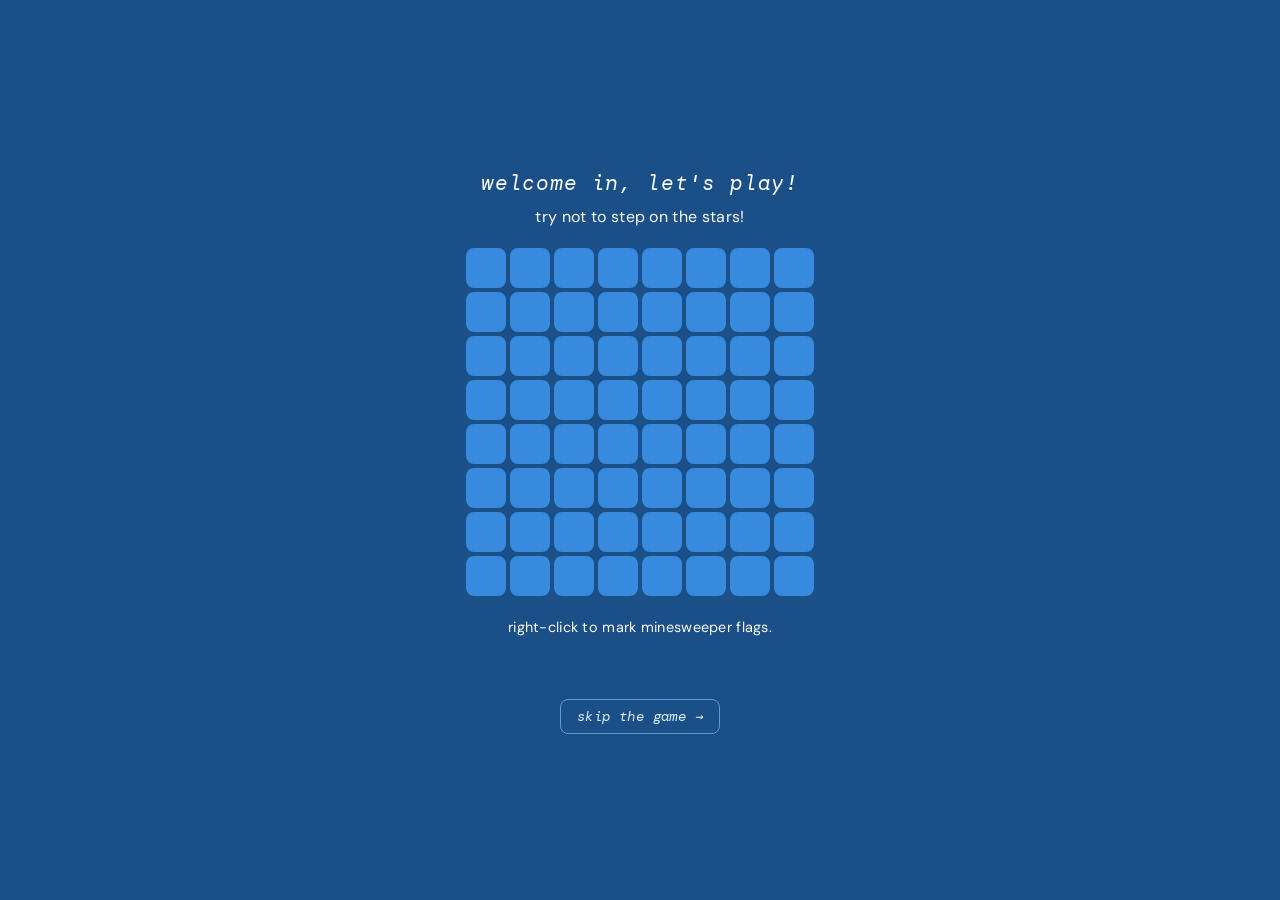
<file: index.html>
<!DOCTYPE html>
<html lang="en">

<head>
  <meta charset="UTF-8">
  <meta name="viewport" content="width=device-width, initial-scale=1">
  <title>calista woo</title>
  <link rel="icon"
    href="data:image/svg+xml,<svg xmlns='http://www.w3.org/2000/svg' viewBox='0 0 100 100'><path d='M58.33,2.73 L65.82,34.72 L97.53,43.32 L69.42,60.33 L71.04,93.14 L46.18,71.67 L15.47,83.35 L28.21,53.06 L7.62,27.46 L40.36,30.23 Z' fill='%233A7EBF'/></svg>">
  <link
    href="https://fonts.googleapis.com/css2?family=DM+Mono:ital,wght@0,300;0,400;0,500;1,300;1,400;1,500&display=swap"
    rel="stylesheet">
  <link href="https://fonts.googleapis.com/css2?family=DM+Sans:opsz,wght@9..40,400;9..40,500;9..40,700&display=swap"
    rel="stylesheet">
  <link rel="stylesheet" href="style.css">
</head>

<body class="landing-page">
  <div id="intro-overlay">
    <p class="intro-title">welcome in, let's play!</p>
    <p class="intro-subtitle">try not to step on the stars!</p>
    <div class="board" id="board"></div>
    <p class="intro-blurb">right-click to mark minesweeper flags.</p>
    <p class="intro-message" id="intro-message"></p>
    <button class="skip-btn" id="skip-btn">skip the game →</button>
  </div>

  <main class="container landing-container">
    <div class="landing-content">
      <div class="landing-photo-wrap">
        <img class="landing-photo" src="headshot.jpeg" alt="Calista Woo standing in a Stanford arcade">
        <div class="landing-links">
          <span class="landing-links-cta">please reach out!</span>
          <a href="https://www.linkedin.com/in/calistawoo/" target="_blank" rel="noopener">linkedin</a>
          <span>cawoo [at] stanford [dot] edu</span>
        </div>
      </div>
      <div class="landing-text">
        <h1>hey, i'm calista!<span class="heading-star" aria-hidden="true">✦</span></h1>
        <div class="landing-copy">
          <p>I'm an undergrad at Stanford studying computer science and trying my best to live the good life. I'm
            especially interested in edtech, databases, and operating systems. Right now, I'm working with the
            Stanford Graduate School of Education to build a platform that maps childcare deserts. I spend a lot of
            time thinking about digital minimalism, our relationship with technology, and how tech actually impacts our
            lives, for better and for worse.</p>
          <p>For fun, I do operations for Stanford Math Tournament, section leading for CS198, and destroying my
            wrist trying to get better at bouldering. When I'm not doing any of those, I'm probably watching a
            prestige dramedy, learning how to sew, or stress-baking.</p>
        </div>
      </div>
    </div>
  </main>

  <script src="minesweeper.js"></script>
  <script src="intro.js"></script>
</body>

</html>
</file>
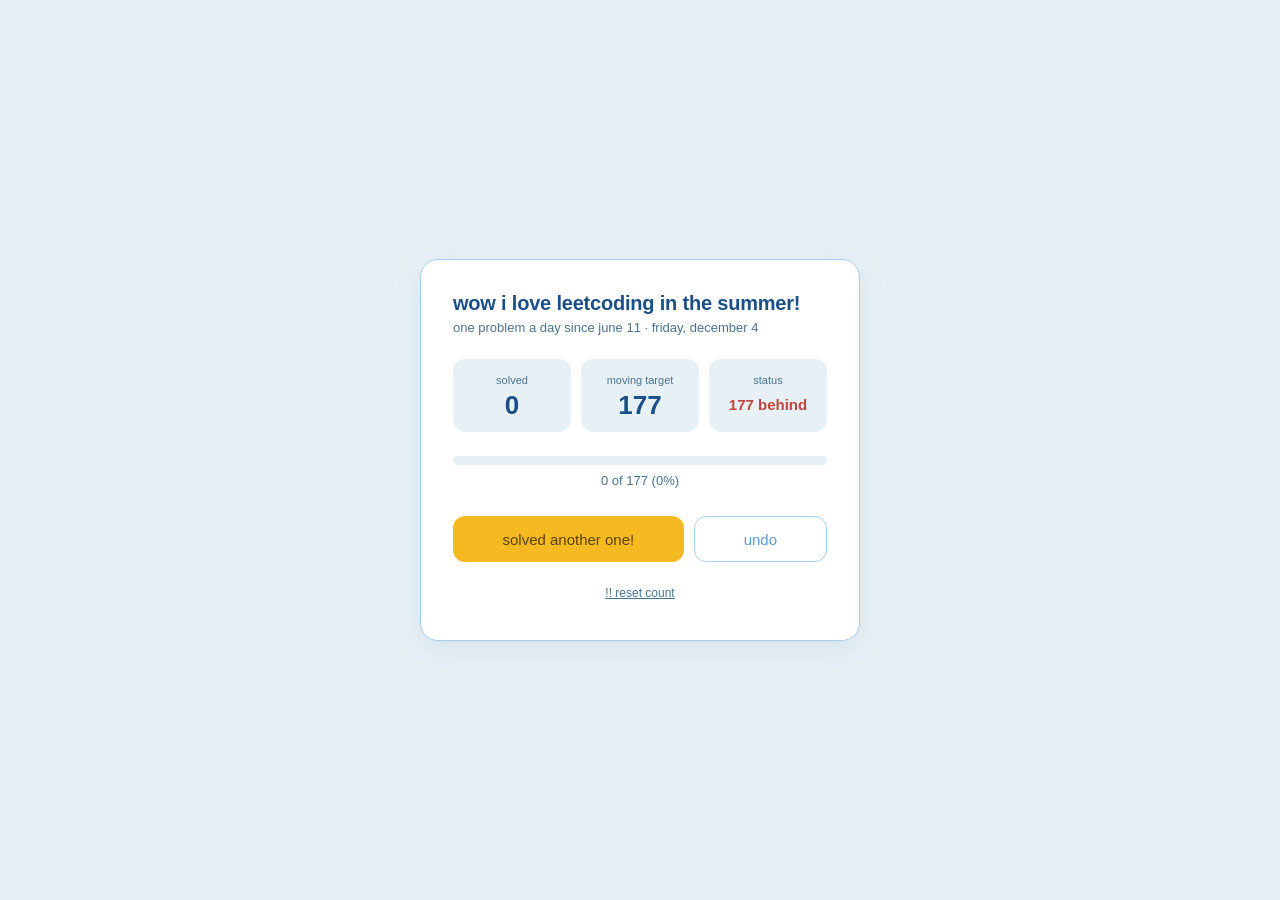
<file: leetcode tracker/index.html>
<!DOCTYPE html>
<html lang="en">

<head>
  <meta charset="UTF-8">
  <meta name="viewport" content="width=device-width, initial-scale=1.0">
  <title>summer leetcode</title>
  <style>
    :root {
      --bg: #E7F0F5;
      --deep: #1B4F87;
      --muted: #4A7391;
      --mid: #5B9BD5;
      --border: #A8CFE8;
      --card: #FFFFFF;
      --gold: #F5B921;
      --ahead: #0b84ff;
    }

    * {
      box-sizing: border-box;
      margin: 0;
      padding: 0;
    }

    body {
      font-family: -apple-system, BlinkMacSystemFont, "Segoe UI", Roboto, Helvetica, Arial, sans-serif;
      background: var(--bg);
      color: var(--deep);
      min-height: 100vh;
      display: flex;
      align-items: center;
      justify-content: center;
      padding: 1.5rem;
      -webkit-font-smoothing: antialiased;
    }

    .card {
      background: var(--card);
      border: 1px solid var(--border);
      border-radius: 18px;
      padding: 2rem 2rem 2.25rem;
      width: 100%;
      max-width: 440px;
      box-shadow: 0 8px 30px rgba(27, 79, 135, 0.08);
    }

    .header {
      display: flex;
      align-items: center;
      gap: 10px;
      margin-bottom: 0.35rem;
    }

    .star {
      color: var(--gold);
      font-size: 26px;
      line-height: 1;
    }

    h1 {
      font-size: 20px;
      font-weight: 600;
      letter-spacing: -0.01em;
    }

    .sub {
      font-size: 13px;
      color: var(--muted);
      margin-bottom: 1.5rem;
    }

    .stats {
      display: grid;
      grid-template-columns: repeat(3, 1fr);
      gap: 10px;
      margin-bottom: 1.5rem;
    }

    .stat {
      background: var(--bg);
      border-radius: 12px;
      padding: 0.9rem 0.5rem;
      text-align: center;
    }

    .stat-label {
      font-size: 11px;
      color: var(--muted);
      text-transform: lowercase;
      margin-bottom: 6px;
    }

    .stat-value {
      font-size: 26px;
      font-weight: 600;
      line-height: 1;
    }

    .stat-value.status {
      font-size: 15px;
      padding-top: 5px;
    }

    .bar-track {
      height: 9px;
      background: var(--bg);
      border-radius: 999px;
      overflow: hidden;
      margin-bottom: 8px;
    }

    .bar-fill {
      height: 100%;
      width: 0%;
      background: var(--gold);
      border-radius: 999px;
      transition: width 0.35s ease;
    }

    .progress-label {
      font-size: 13px;
      color: var(--muted);
      text-align: center;
      margin-bottom: 1.75rem;
    }

    .buttons {
      display: flex;
      gap: 10px;
    }

    button {
      font-family: inherit;
      font-size: 15px;
      font-weight: 500;
      border-radius: 12px;
      cursor: pointer;
      padding: 0.85rem 1rem;
      transition: transform 0.08s ease, background 0.15s ease, border-color 0.15s ease;
    }

    button:active {
      transform: scale(0.98);
    }

    .btn-primary {
      flex: 2;
      background: var(--gold);
      color: #5a4204;
      border: none;
    }

    .btn-primary:hover {
      background: #e8ad12;
    }

    .burst-source.is-bursting {
      box-shadow: 0 0 0 0 rgba(245, 185, 33, 0.12);
      animation: burst-glow 320ms ease-out;
    }

    @keyframes burst-glow {
      0% {
        box-shadow: 0 0 0 0 rgba(245, 185, 33, 0.04);
        transform: scale(1);
      }

      50% {
        box-shadow: 0 0 0 2px rgba(245, 185, 33, 0.05);
        transform: scale(1.002);
      }

      100% {
        box-shadow: 0 0 0 0 rgba(245, 185, 33, 0);
        transform: scale(1);
      }
    }

    .btn-undo {
      flex: 1;
      background: var(--card);
      color: var(--mid);
      border: 1px solid var(--border);
    }

    .btn-undo:hover {
      border-color: var(--mid);
    }

    .reset {
      display: block;
      margin: 1.25rem auto 0;
      background: none;
      border: none;
      color: var(--muted);
      font-size: 12px;
      font-family: inherit;
      cursor: pointer;
      text-decoration: underline;
      padding: 4px;
    }

    .reset:hover {
      color: var(--mid);
    }

    .spark-star {
      position: fixed;
      pointer-events: none;
      color: var(--gold);
      font-size: 13px;
      opacity: 0;
      z-index: 40;
      text-shadow: 0 0 4px rgba(245, 185, 33, 0.45);
      animation: sparkle 700ms cubic-bezier(0.16, 1, 0.3, 1) forwards;
    }

    @keyframes sparkle {
      0% {
        opacity: 0;
        transform: translate(-50%, -50%) scale(0.3);
      }

      20% {
        opacity: 0.6;
      }

      100% {
        opacity: 0;
        transform: translate(calc(-50% + var(--dx, 0px)), calc(-50% + var(--dy, 0px))) scale(1.2);
      }
    }
  </style>
</head>

<body>
  <div class="card">
    <div class="header">
      <h1>wow i love leetcoding in the summer!</h1>
    </div>
    <p class="sub">one problem a day since june 11 &middot; <span id="today"></span></p>

    <div class="stats">
      <div class="stat">
        <div class="stat-label">solved</div>
        <div class="stat-value" id="solved">0</div>
      </div>
      <div class="stat">
        <div class="stat-label">moving target</div>
        <div class="stat-value" id="goal">0</div>
      </div>
      <div class="stat burst-source" id="statusBox">
        <div class="stat-label">status</div>
        <div class="stat-value status" id="status">&mdash;</div>
      </div>
    </div>

    <div class="bar-track">
      <div class="bar-fill" id="bar"></div>
    </div>
    <p class="progress-label" id="progressLabel">0 of 0</p>

    <div class="buttons">
      <button class="btn-primary" id="add">solved another one!</button>
      <button class="btn-undo" id="undo">undo</button>
    </div>

    <button class="reset" id="reset">!! reset count</button>
  </div>

  <script>
    var START = new Date(2026, 5, 11); // June 11, 2026
    var KEY = 'lc_summer_count';
    var count = parseInt(localStorage.getItem(KEY), 10) || 0;

    function daysSince() {
      var now = new Date();
      var a = new Date(START.getFullYear(), START.getMonth(), START.getDate());
      var b = new Date(now.getFullYear(), now.getMonth(), now.getDate());
      var d = Math.floor((b - a) / 86400000) + 1;
      return d < 0 ? 0 : d;
    }

    function render() {
      var goal = daysSince();
      document.getElementById('today').textContent = new Date().toLocaleDateString(undefined, { weekday: 'long', month: 'long', day: 'numeric' }).toLowerCase();
      document.getElementById('solved').textContent = count;
      document.getElementById('goal').textContent = goal;

      var pct = goal > 0 ? Math.min(100, Math.round(count / goal * 100)) : 0;
      document.getElementById('bar').style.width = pct + '%';
      document.getElementById('progressLabel').textContent = count + ' of ' + goal + ' (' + pct + '%)';

      var st = document.getElementById('status');
      var diff = count - goal;
      if (diff > 0) {
        st.textContent = '-' + diff + ' behind!';
        st.style.color = 'var(--ahead)';
      } else if (diff === 0) {
        st.textContent = 'on track';
        st.style.color = '#2e7d4f';
      } else if (diff >= -2) {
        st.textContent = (-diff) + ' behind';
        st.style.color = '#c98a0a';
      } else {
        st.textContent = (-diff) + ' behind';
        st.style.color = '#c0453a';
      }
    }

    function save() { localStorage.setItem(KEY, String(count)); }

    function burstStars(target) {
      var rect = target.getBoundingClientRect();
      var originX = rect.left + rect.width / 2;
      var originY = rect.top + rect.height / 2;
      var spreadX = rect.width * 1.45;
      var spreadY = rect.height * 1.45;

      target.classList.remove('is-bursting');
      void target.offsetWidth;
      target.classList.add('is-bursting');
      setTimeout(function () { target.classList.remove('is-bursting'); }, 220);

      for (var i = 0; i < 12; i++) {
        var star = document.createElement('span');
        star.className = 'spark-star';
        star.textContent = '✦';
        star.style.left = originX + 'px';
        star.style.top = originY + 'px';
        star.style.fontSize = (8 + Math.random() * 4) + 'px';
        star.style.setProperty('--dx', (Math.random() * spreadX - spreadX / 2) + 'px');
        star.style.setProperty('--dy', (Math.random() * spreadY - spreadY / 2) + 'px');
        document.body.appendChild(star);
        setTimeout(function (node) {
          node.remove();
        }, 700, star);
      }
    }

    document.getElementById('add').onclick = function () { count++; burstStars(document.getElementById('statusBox')); render(); save(); };
    document.getElementById('undo').onclick = function () { if (count > 0) count--; render(); save(); };
    document.getElementById('reset').onclick = function () {
      if (confirm('Reset your solved count to 0?')) { count = 0; render(); save(); }
    };

    render();
  </script>
</body>

</html>
</file>
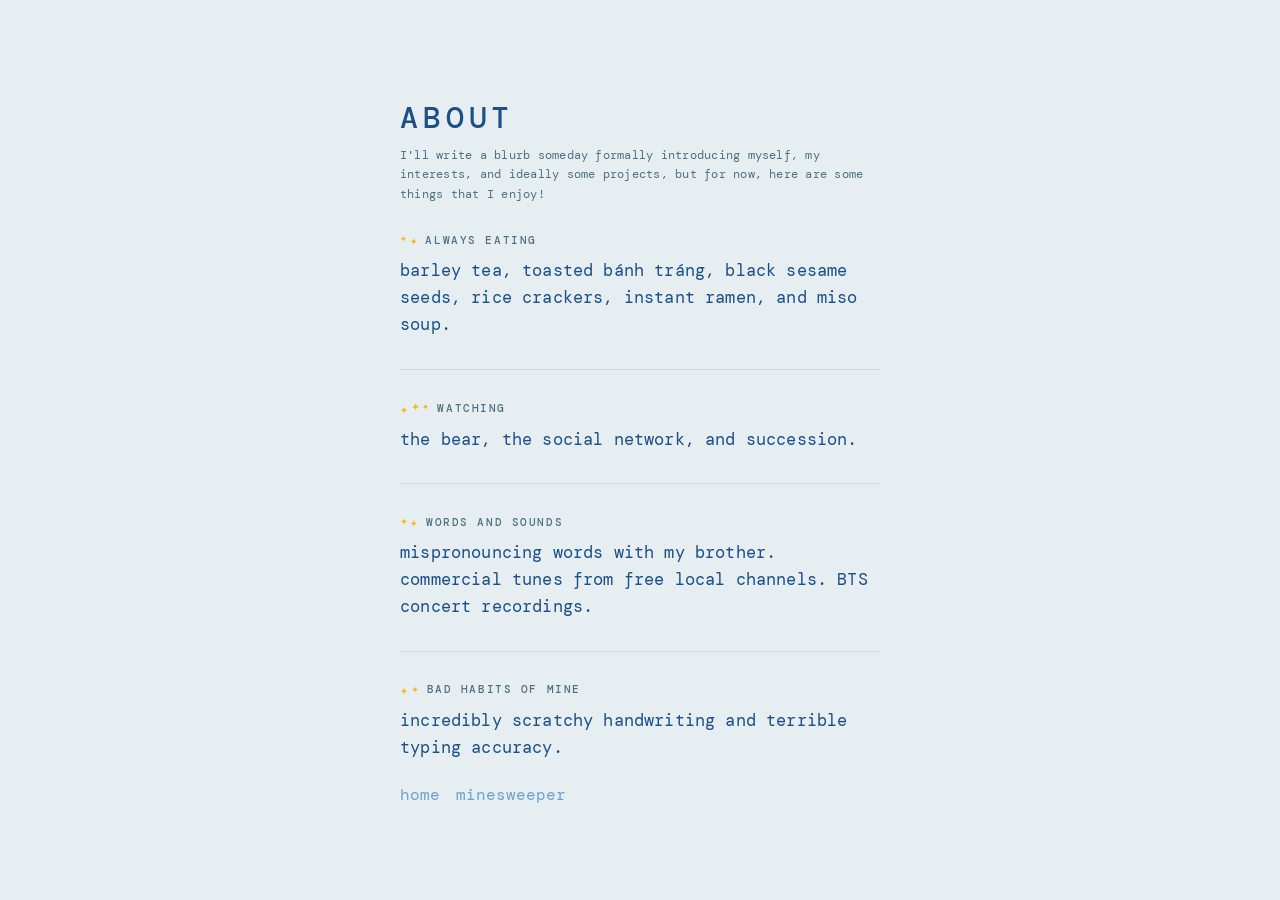
<file: about.html>
<!DOCTYPE html>
<html lang="en">

<head>
  <meta charset="UTF-8">
  <meta name="viewport" content="width=device-width, initial-scale=1">
  <title>about me</title>
  <link rel="icon"
    href="data:image/svg+xml,<svg xmlns='http://www.w3.org/2000/svg' viewBox='0 0 100 100'><path d='M58.33,2.73 L65.82,34.72 L97.53,43.32 L69.42,60.33 L71.04,93.14 L46.18,71.67 L15.47,83.35 L28.21,53.06 L7.62,27.46 L40.36,30.23 Z' fill='%23F5B921'/></svg>">
  <link
    href="https://fonts.googleapis.com/css2?family=DM+Mono:ital,wght@0,300;0,400;0,500;1,300;1,400;1,500&display=swap"
    rel="stylesheet">
  <link href="https://fonts.googleapis.com/css2?family=DM+Sans:opsz,wght@9..40,400;9..40,500;9..40,700&display=swap"
    rel="stylesheet">
  <link rel="stylesheet" href="style.css">
</head>

<body class="about-page">
  <main class="container">
    <header class="about-header">
      <h1>ABOUT</h1>
      <p class="about-subtitle">I'll write a blurb someday formally introducing myself, my interests, and ideally some
        projects, but for now, here are some things that I enjoy!</p>
    </header>

    <article class="about-card" aria-label="about">
      <section class="about-section" aria-labelledby="love-title">
        <div class="about-heading">
          <span class="about-stars" aria-hidden="true">
            <span class="about-star star-a">✦</span>
            <span class="about-star star-b">✦</span>
          </span>
          <h2 id="love-title">always eating</h2>
        </div>
        <p class="about-body">barley tea, toasted bánh tráng, black sesame seeds, rice crackers, instant ramen, and
          miso soup.</p>
      </section>

      <section class="about-section" aria-labelledby="watching-title">
        <div class="about-heading">
          <span class="about-stars" aria-hidden="true">
            <span class="about-star star-d">✦</span>
            <span class="about-star star-c">✦</span>
            <span class="about-star star-a">✦</span>
          </span>
          <h2 id="watching-title">watching</h2>
        </div>
        <p class="about-body">the bear, the social network, and succession.</p>
      </section>

      <section class="about-section" aria-labelledby="words-title">
        <div class="about-heading">
          <span class="about-stars" aria-hidden="true">
            <span class="about-star star-e">✦</span>
            <span class="about-star star-b">✦</span>
          </span>
          <h2 id="words-title">words and sounds</h2>
        </div>
        <p class="about-body">mispronouncing words with my brother. commercial tunes from free local channels. BTS
          concert recordings.</p>
      </section>

      <section class="about-section" aria-labelledby="note-title">
        <div class="about-heading">
          <span class="about-stars" aria-hidden="true">
            <span class="about-star star-d">✦</span>
            <span class="about-star star-e">✦</span>
          </span>
          <h2 id="note-title">bad habits of mine</h2>
        </div>
        <p class="about-body">incredibly scratchy handwriting and terrible typing accuracy.</p>
      </section>
    </article>

    <nav aria-label="site links">
      <a href="index.html">home</a>
      <a href="minesweeper.html">minesweeper</a>
    </nav>
  </main>
</body>

</html>
</file>
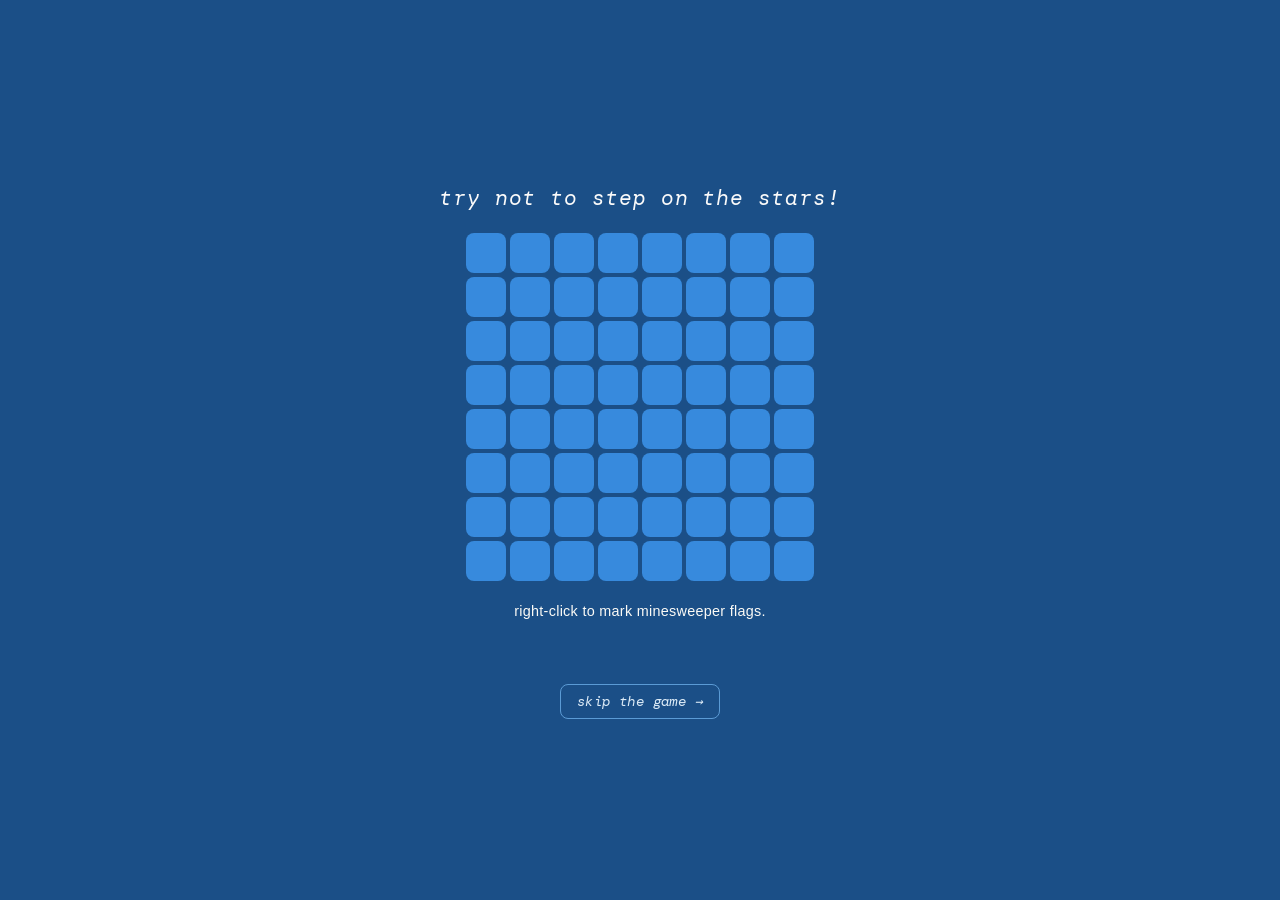
<file: journal.html>
<!DOCTYPE html>
<html lang="en">

<head>
  <meta charset="UTF-8">
  <meta name="viewport" content="width=device-width, initial-scale=1">
  <title>calista's journal</title>
  <link rel="icon"
    href="data:image/svg+xml,<svg xmlns='http://www.w3.org/2000/svg' viewBox='0 0 100 100'><path d='M58.33,2.73 L65.82,34.72 L97.53,43.32 L69.42,60.33 L71.04,93.14 L46.18,71.67 L15.47,83.35 L28.21,53.06 L7.62,27.46 L40.36,30.23 Z' fill='%23F5B921'/></svg>">
  <link
    href="https://fonts.googleapis.com/css2?family=DM+Mono:ital,wght@0,300;0,400;0,500;1,300;1,400;1,500&display=swap"
    rel="stylesheet">
  <link rel="stylesheet" href="style.css">
</head>

<body>
  <div id="intro-overlay">
    <p class="intro-title">try not to step on the stars!</p>
    <div class="board" id="board"></div>
    <p class="intro-blurb">right-click to mark minesweeper flags.</p>
    <p class="intro-message" id="intro-message"></p>
    <button class="skip-btn" id="skip-btn">skip the game →</button>
  </div>

  <div class="container">
    <svg class="star" viewBox="0 0 100 100" xmlns="http://www.w3.org/2000/svg">
      <path
        d="M58.33,2.73 L65.82,34.72 L97.53,43.32 L69.42,60.33 L71.04,93.14 L46.18,71.67 L15.47,83.35 L28.21,53.06 L7.62,27.46 L40.36,30.23 Z" />
    </svg>
    <h1>journal</h1>
    <div class="card">
      <p>blah blah blah ✦</p>
    </div>
    <nav>
      <a href="index.html">home</a>
      <a href="about.html">about</a>
      <a href="minesweeper.html">minesweeper</a>
    </nav>
  </div>

  <script src="minesweeper.js"></script>
  <script src="intro.js"></script>
</body>

</html>
</file>
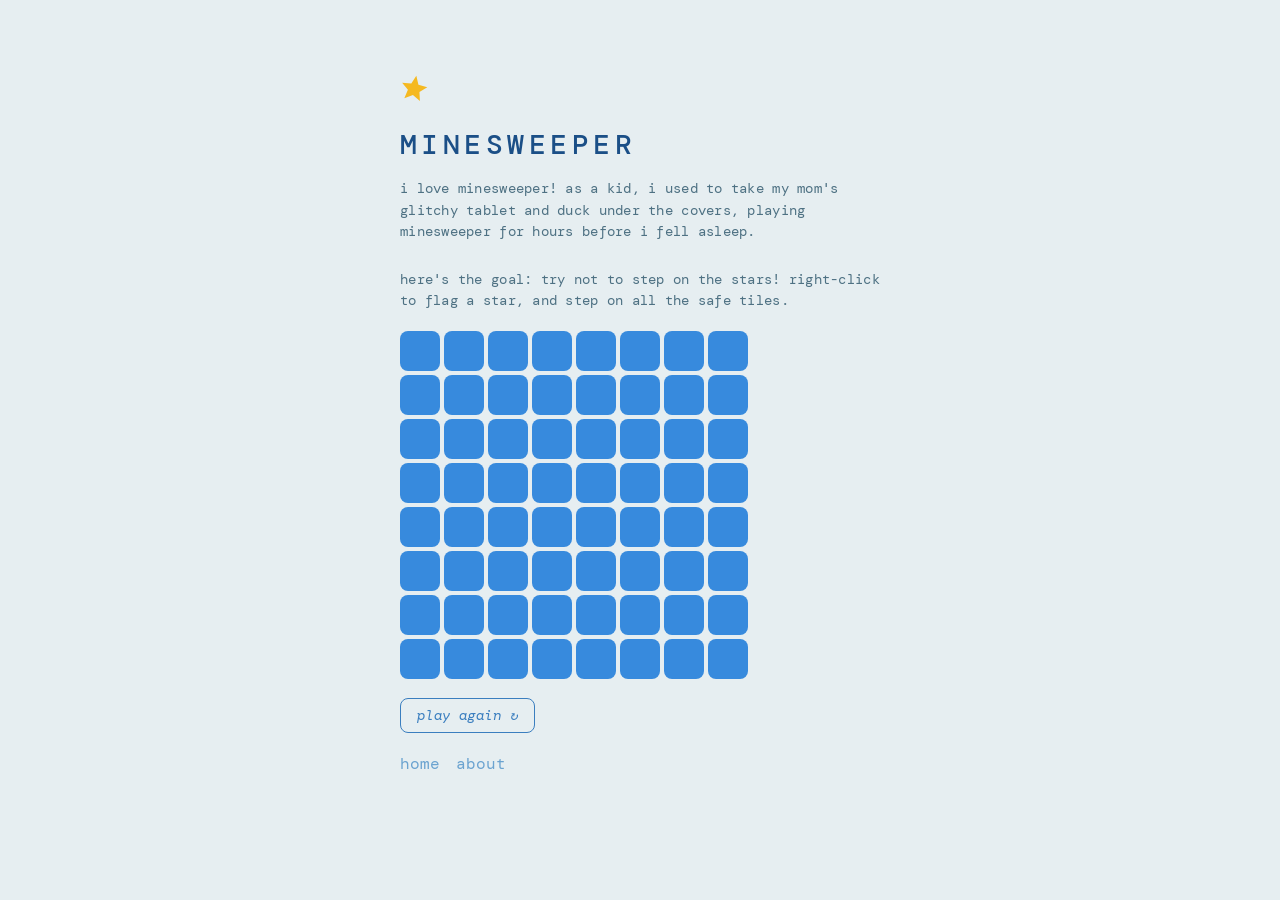
<file: minesweeper.html>
<!DOCTYPE html>
<html lang="en">

<head>
  <meta charset="UTF-8">
  <meta name="viewport" content="width=device-width, initial-scale=1">
  <title>minesweeper</title>
  <link rel="icon"
    href="data:image/svg+xml,<svg xmlns='http://www.w3.org/2000/svg' viewBox='0 0 100 100'><path d='M58.33,2.73 L65.82,34.72 L97.53,43.32 L69.42,60.33 L71.04,93.14 L46.18,71.67 L15.47,83.35 L28.21,53.06 L7.62,27.46 L40.36,30.23 Z' fill='%233A7EBF'/></svg>">
  <link
    href="https://fonts.googleapis.com/css2?family=DM+Mono:ital,wght@0,300;0,400;0,500;1,300;1,400;1,500&display=swap"
    rel="stylesheet">
  <link href="https://fonts.googleapis.com/css2?family=DM+Sans:opsz,wght@9..40,400;9..40,500;9..40,700&display=swap"
    rel="stylesheet">
  <link rel="stylesheet" href="style.css">
</head>

<body class="game-page">
  <main class="container game-container">
    <svg class="star" viewBox="0 0 100 100" xmlns="http://www.w3.org/2000/svg">
      <path
        d="M58.33,2.73 L65.82,34.72 L97.53,43.32 L69.42,60.33 L71.04,93.14 L46.18,71.67 L15.47,83.35 L28.21,53.06 L7.62,27.46 L40.36,30.23 Z" />
    </svg>
    <h1>MINESWEEPER</h1>
    <p class="game-blurb">i love minesweeper! as a kid, i used to take my mom's glitchy tablet and duck under the
      covers, playing
      minesweeper for hours before i fell asleep. </p>
    <p class="game-blurb"> here's the goal: try not to step on the stars!
      right-click to flag a star, and step on all the safe tiles.</p>
    <div class="board" id="board"></div>
    <button class="replay-btn" id="reset-btn">play again ↻</button>

    <nav aria-label="site links">
      <a href="index.html">home</a>
      <a href="about.html">about</a>
    </nav>
  </main>

  <script src="minesweeper.js"></script>
  <script src="minesweeper-page.js"></script>
</body>

</html>
</file>
<file: style.css>
/* calista's site — base palette */

:root {
  --color-bg: #E6EEF1;
  --color-heading: #1B4F87;
  --color-muted: #4E7183;
  --color-link: #6BA3D0;
  --color-border: #CDDBE0;
  --color-card: #FFFFFF;
  --color-gold: #F5B921;
  --color-gold-hover: #FFC93C;
  --color-accent: #3A7EBF;

  --mine-backdrop: #1B4F87;
  --mine-tile: #378ADD;
  --mine-tile-hover: #5B9BD5;
  --mine-revealed: #DCEBF7;
  --mine-number: #1B4F87;
}

* {
  margin: 0;
  padding: 0;
  box-sizing: border-box;
}

body {
  min-height: 100vh;
  min-height: 100dvh;
  background: var(--color-bg);
  color: var(--color-heading);
  font-family: 'DM Mono', monospace;
  display: flex;
  justify-content: center;
  align-items: center;
}

.container {
  text-align: center;
  padding: 2rem;
}

h1 {
  font-size: 2.4rem;
  font-weight: 400;
  letter-spacing: 0.04em;
  margin-bottom: 0.8rem;
  color: var(--color-heading);
}

p {
  font-size: 1rem;
  color: var(--color-muted);
  letter-spacing: 0.02em;
  line-height: 1.6;
}

a {
  color: var(--color-link);
  text-decoration: none;
}

a:hover {
  text-decoration: underline;
}

nav {
  margin-top: 1.6rem;
  display: flex;
  flex-wrap: wrap;
  gap: 1.2rem;
  justify-content: center;
}

.card {
  background: var(--color-card);
  border: 1px solid var(--color-border);
  border-radius: 12px;
  padding: 1.5rem 2rem;
  margin-top: 1rem;
}

.star {
  width: 28px;
  height: 28px;
  margin-bottom: 0.2rem;
}

.star path {
  fill: var(--color-gold);
}

body.landing-page,
body.about-page,
body.game-page {
  display: block;
  padding: 1.2rem 1rem 1.5rem;
  align-items: flex-start;
}

body.landing-page .container {
  width: min(100%, 640px);
  margin: 0 auto;
  padding: 0;
  text-align: left;
  display: flex;
  flex-direction: column;
  justify-content: flex-start;
  min-height: auto;
  padding-top: 18vh;
  padding-top: 18dvh;
}

.landing-content {
  display: flex;
  align-items: flex-start;
  gap: 3rem;
}

.landing-text {
  flex: 0 1 360px;
  min-width: 0;
}

.landing-photo-wrap {
  display: flex;
  flex-direction: column;
  align-items: center;
  flex-shrink: 0;
}

.landing-photo {
  width: 160px;
  height: 160px;
  object-fit: cover;
  border-radius: 50%;
  flex-shrink: 0;
}

.landing-links {
  display: flex;
  flex-direction: column;
  align-items: center;
  gap: 0.35rem;
  margin-top: 0.85rem;
  font-family: 'DM Mono', monospace;
  font-size: 0.8rem;
  color: var(--color-muted);
  letter-spacing: 0.01em;
  text-align: center;
}

.landing-links a {
  color: var(--color-link);
}

.landing-links-cta {
  color: var(--color-heading);
  margin-bottom: 0.15rem;
}

body.about-page .container {
  width: min(100%, 480px);
  margin: 0 auto;
  padding: 0;
  text-align: left;
  display: flex;
  flex-direction: column;
  justify-content: center;
  padding-top: 3.5rem;
}

body.game-page .container {
  width: min(100%, 480px);
  margin: 0 auto;
  padding: 0;
  text-align: left;
  display: flex;
  flex-direction: column;
  justify-content: flex-start;
  min-height: auto;
  padding-top: 3.5rem;
}

body.game-page h1 {
  font-family: 'DM Mono', monospace;
  font-size: clamp(1.45rem, 2.4vw, 1.75rem);
  font-weight: 500;
  letter-spacing: 0.16em;
  text-transform: uppercase;
  color: var(--color-heading);
  margin-top: 1.25rem;
  margin-bottom: 0.5rem;
}

body.landing-page h1 {
  font-family: 'DM Mono', monospace;
  font-style: italic;
  font-size: clamp(1.3rem, 2.2vw, 1.55rem);
  font-weight: 500;
  letter-spacing: 0.01em;
  color: var(--color-heading);
  margin-top: 0;
  margin-bottom: 0.9rem;
}

.heading-star {
  display: inline-block;
  color: var(--color-gold);
  font-size: 0.5em;
  margin-left: 0.3em;
  transform: translateY(-0.6em);
}

.game-blurb {
  font-size: 0.85rem;
  color: var(--color-muted);
  letter-spacing: 0.02em;
  margin-top: 0.4rem;
  margin-bottom: 1.2rem;
}

.replay-btn {
  background: none;
  border: 1px solid var(--color-accent);
  color: var(--color-accent);
  font-family: 'DM Mono', monospace;
  font-style: italic;
  font-size: 0.85rem;
  letter-spacing: 0.03em;
  padding: 0.5rem 1rem;
  border-radius: 8px;
  cursor: pointer;
  align-self: flex-start;
  margin-top: 1.2rem;
  max-width: 100%;
  text-align: center;
  transition: background 0.15s ease, color 0.15s ease;
}

.replay-btn:hover {
  background: var(--color-accent);
  color: #FFFFFF;
}

.landing-copy p {
  font-family: 'DM Sans', sans-serif;
  font-size: 0.95rem;
  color: var(--color-heading);
}

.landing-copy p+p {
  margin-top: 1rem;
}

body.landing-page nav,
body.game-page nav {
  margin-top: 1.2rem;
  justify-content: flex-start;
  gap: 1rem;
}

.about-header {
  margin-top: 1.4rem;
  margin-bottom: 1.8rem;
}

.about-header h1 {
  font-family: 'DM Mono', monospace;
  font-size: clamp(1.65rem, 2.6vw, 1.9rem);
  font-weight: 500;
  letter-spacing: 0.16em;
  text-transform: uppercase;
  color: var(--color-heading);
  margin-bottom: 0.6rem;
}

.about-subtitle {
  font-size: 0.75rem;
  letter-spacing: 0.02em;
  color: var(--color-muted);
  line-height: 1.6;
}

.subtitle-star {
  display: inline-block;
  color: var(--color-gold);
  margin-right: 0.25rem;
  transform: translateY(-1px);
}

.about-card {
  background: transparent;
  border: 0;
  border-radius: 0;
  padding: 0;
  margin-top: 0;
}

.about-section+.about-section {
  border-top: 0.5px solid var(--color-border);
  margin-top: 1.9rem;
  padding-top: 1.9rem;
}

.about-heading {
  display: flex;
  align-items: center;
  gap: 0.5rem;
  margin-bottom: 0.65rem;
}

.about-stars {
  display: inline-flex;
  align-items: center;
  gap: 0.15rem;
  line-height: 1;
}

.about-star {
  display: inline-block;
  color: var(--color-gold);
  font-size: var(--star-size, 14px);
  transform: rotate(var(--star-rotate, 0deg)) translateY(var(--star-offset, 0px));
  line-height: 1;
  transition: color 0.25s ease;
}

.about-star.star-a {
  --star-size: 12px;
  --star-rotate: -7deg;
  --star-offset: -2px;
}

.about-star.star-b {
  --star-size: 13px;
  --star-rotate: 6deg;
  --star-offset: 1px;
}

.about-star.star-c {
  --star-size: 15px;
  --star-rotate: -4deg;
  --star-offset: -1px;
}

.about-star.star-d {
  --star-size: 14px;
  --star-rotate: 5deg;
  --star-offset: 1px;
}

.about-star.star-e {
  --star-size: 13px;
  --star-rotate: -3deg;
  --star-offset: -1px;
}

.about-heading h2 {
  font-family: 'DM Mono', monospace;
  font-size: 0.7rem;
  font-weight: 500;
  letter-spacing: 0.14em;
  text-transform: uppercase;
  color: var(--color-muted);
  margin: 0;
}

.about-body {
  font-size: 1.0625rem;
  line-height: 1.6;
  color: var(--color-heading);
  letter-spacing: 0.01em;
}

body.about-page nav {
  margin-top: 1.4rem;
  justify-content: flex-start;
  gap: 1rem;
}

@media (hover: hover) and (pointer: fine) {
  .about-section:hover .about-star {
    color: var(--color-gold-hover);
  }
}

/* minesweeper intro overlay — piplup blue */

#intro-overlay {
  position: fixed;
  inset: 0;
  z-index: 100;
  background: var(--mine-backdrop);
  display: flex;
  flex-direction: column;
  align-items: center;
  justify-content: center;
  gap: 1.2rem;
  padding: 1rem;
  overflow-y: auto;
  transition: opacity 0.7s ease;
  opacity: 1;
}

#intro-overlay.dissolve {
  opacity: 0;
  pointer-events: none;
}

#intro-overlay.hidden {
  display: none;
}

.intro-title {
  color: #FAFAFA;
  font-style: italic;
  font-size: 1.3rem;
  letter-spacing: 0.04em;
  text-align: center;
}

.intro-subtitle {
  margin-top: -0.9rem;
  font-family: 'DM Sans', sans-serif;
  color: #FBFAF6;
  font-size: 1rem;
  letter-spacing: 0.02em;
  text-align: center;
  max-width: 350px;
}

.intro-blurb {
  color: #FBFAF6;
  font-family: 'DM Sans', sans-serif;
  font-size: 0.9rem;
  letter-spacing: 0.02em;
  text-align: center;
  max-width: 350px;
}

.intro-message {
  min-height: 1.4rem;
  color: var(--color-gold);
  font-size: 1rem;
  letter-spacing: 0.04em;
  text-align: center;
}

.board {
  --board-size: 8;
  --tile-size: min(40px, calc((100vw - 2rem - 28px) / var(--board-size)));
  display: grid;
  grid-template-columns: repeat(var(--board-size), var(--tile-size));
  grid-template-rows: repeat(var(--board-size), var(--tile-size));
  gap: 4px;
}

.tile {
  width: var(--tile-size);
  height: var(--tile-size);
  border: none;
  border-radius: 8px;
  background: var(--mine-tile);
  font-family: 'DM Mono', monospace;
  font-size: 1rem;
  font-weight: 500;
  color: var(--mine-number);
  display: flex;
  align-items: center;
  justify-content: center;
  cursor: pointer;
  transition: background 0.15s ease;
  padding: 0;
  -webkit-touch-callout: none;
  -webkit-user-select: none;
  user-select: none;
  touch-action: manipulation;
}

.tile:hover:not(.revealed) {
  background: var(--mine-tile-hover);
}

.tile.revealed {
  background: var(--mine-revealed);
  cursor: default;
}

body.game-page .tile.revealed:not(.star) {
  background: #FBFAF6;
  border: 1px solid var(--color-border);
}

.tile.star svg {
  width: 20px;
  height: 20px;
}

.tile.star svg path {
  fill: var(--color-gold);
}

.tile.flagged,
.tile.flagged:hover {
  background: var(--color-gold);
  animation: flag-pop 0.25s ease;
}

@keyframes flag-pop {
  0% {
    transform: scale(1);
  }

  50% {
    transform: scale(1.15);
  }

  100% {
    transform: scale(1);
  }
}

.tile.vanish {
  opacity: 0;
  transform: scale(0.2);
  pointer-events: none;
}

.tile.loss-fade {
  transition: background-color 0.35s ease, color 0.35s ease, opacity 0.35s ease, transform 0.35s ease;
}

.tile.loss-white {
  background-color: #FBFAF6;
  color: #FBFAF6;
}

.tile.loss-white svg path {
  fill: #FBFAF6;
}

.skip-btn {
  background: none;
  border: 1px solid var(--mine-tile-hover);
  color: #DCEBF7;
  font-family: 'DM Mono', monospace;
  font-style: italic;
  font-size: 0.85rem;
  letter-spacing: 0.03em;
  padding: 0.5rem 1rem;
  border-radius: 8px;
  cursor: pointer;
  transition: background 0.15s ease;
}

.skip-btn:hover {
  background: var(--mine-tile-hover);
}

@media (max-width: 480px) {
  body {
    align-items: flex-start;
  }

  .container {
    width: 100%;
    padding: 1.5rem 1.25rem;
  }

  h1 {
    font-size: 2rem;
  }

  body.about-page {
    padding: 0.75rem 1.5rem 1.25rem;
  }

  body.game-page {
    padding: 0.75rem 2rem 1.25rem;
  }

  body.landing-page {
    padding: 0.75rem 2.25rem 2.5rem;
  }

  body.landing-page .container,
  body.about-page .container,
  body.game-page .container {
    width: 100%;
  }

  body.landing-page .container {
    padding-top: 7vh;
    padding-top: 7dvh;
    padding-bottom: 2rem;
    text-align: center;
  }

  .landing-content {
    flex-direction: column;
    align-items: center;
    gap: 2rem;
  }

  .landing-text {
    text-align: center;
  }

  .landing-photo {
    width: 130px;
    height: 130px;
  }

  body.landing-page nav {
    justify-content: center;
    font-size: 0.85rem;
  }

  body.about-page .container,
  body.game-page .container {
    padding-top: 2rem;
  }

  body.landing-page h1 {
    font-size: 1.2rem;
    letter-spacing: 0.01em;
  }

  body.game-page h1,
  .about-header h1 {
    font-size: 1.35rem;
    letter-spacing: 0.1em;
  }

  .landing-copy p {
    font-size: 0.85rem;
  }

  .game-blurb {
    font-size: 0.78rem;
  }

  .about-header {
    margin-bottom: 1.4rem;
  }

  .about-body {
    font-size: 0.95rem;
  }

  #intro-overlay {
    gap: 0.85rem;
  }

  .intro-title {
    font-size: 1.05rem;
  }

  .intro-subtitle {
    margin-top: -0.6rem;
  }

  .intro-subtitle,
  .intro-blurb {
    max-width: 100%;
    font-size: 0.8rem;
  }
}
</file>
